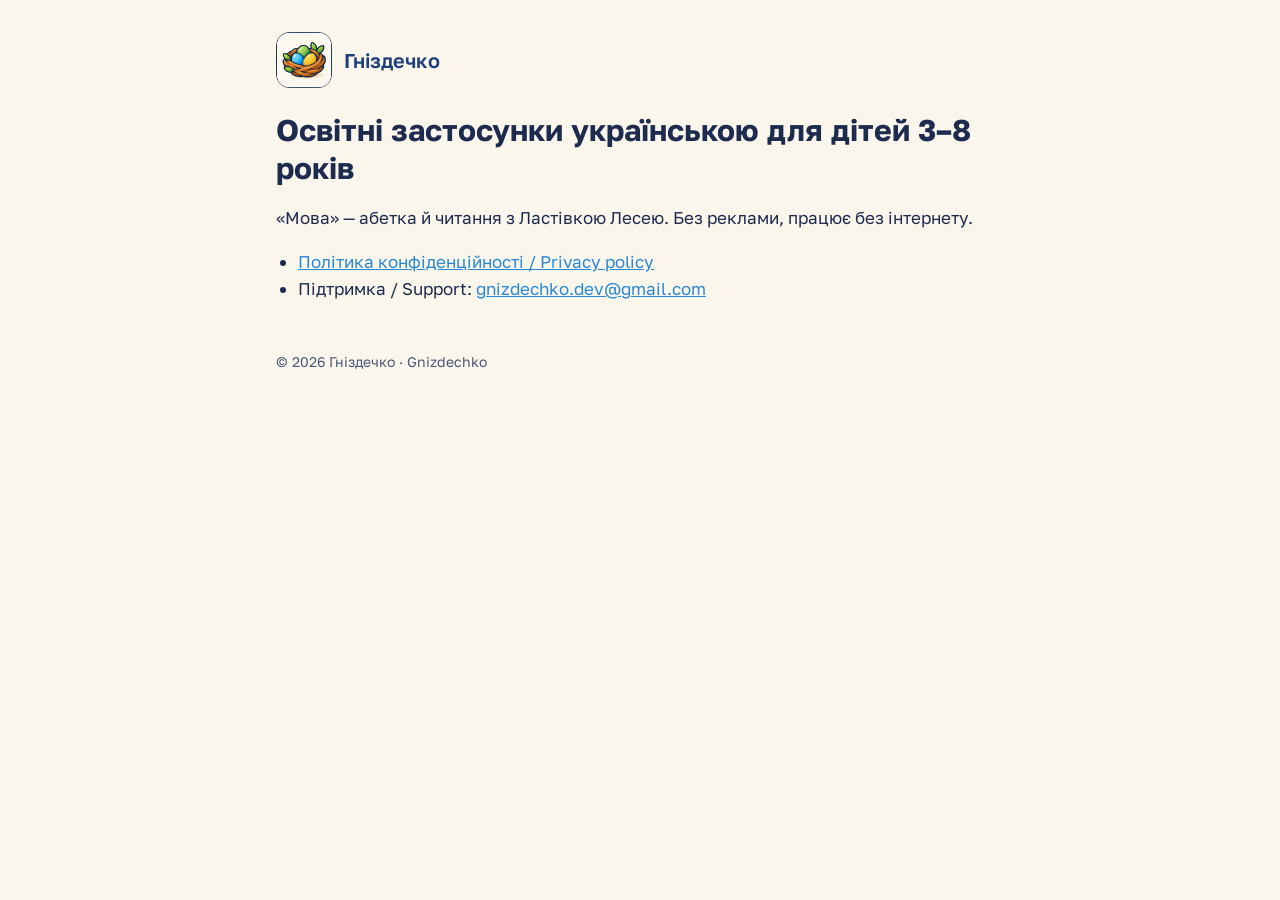
<file: index.html>
<!doctype html>
<html lang="uk">
<head>
<meta charset="utf-8">
<meta name="viewport" content="width=device-width, initial-scale=1">
<title>Гніздечко</title>
<meta name="description" content="Гніздечко — освітні застосунки українською для дітей 3–8 років.">
<link rel="icon" href="icon.png">
<link rel="preconnect" href="https://fonts.googleapis.com">
<link rel="preconnect" href="https://fonts.gstatic.com" crossorigin>
<link href="https://fonts.googleapis.com/css2?family=Golos+Text:wght@400;600&display=swap" rel="stylesheet">
<link rel="stylesheet" href="style.css">
</head>
<body>
<main>
  <header>
    <img src="icon.png" alt="">
    <span class="brand">Гніздечко</span>
  </header>
  <h1>Освітні застосунки українською для дітей 3–8 років</h1>
  <p>«Мова» — абетка й читання з Ластівкою Лесею. Без реклами, працює без інтернету.</p>
  <ul>
    <li><a href="privacy/">Політика конфіденційності / Privacy policy</a></li>
    <li>Підтримка / Support: <a href="mailto:gnizdechko.dev@gmail.com">gnizdechko.dev@gmail.com</a></li>
  </ul>
  <footer>© 2026 Гніздечко · Gnizdechko</footer>
</main>
</body>
</html>
</file>
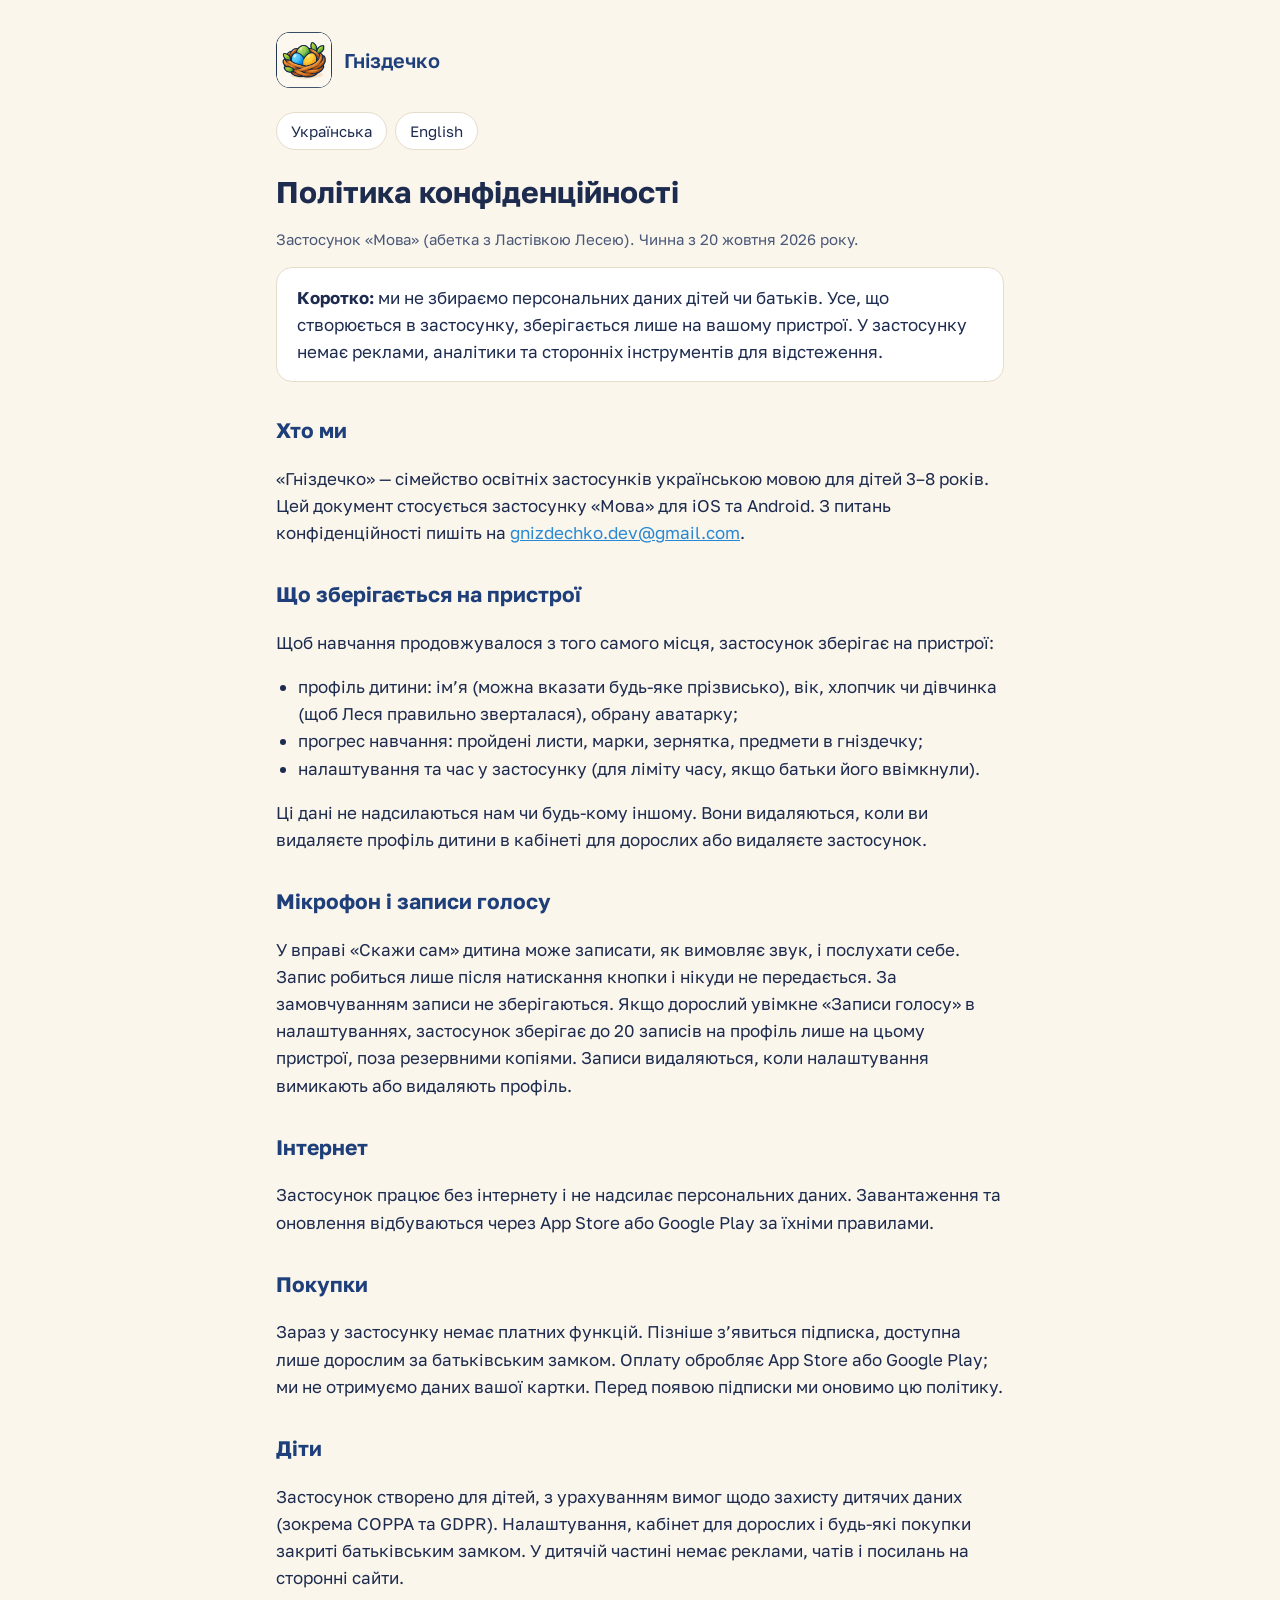
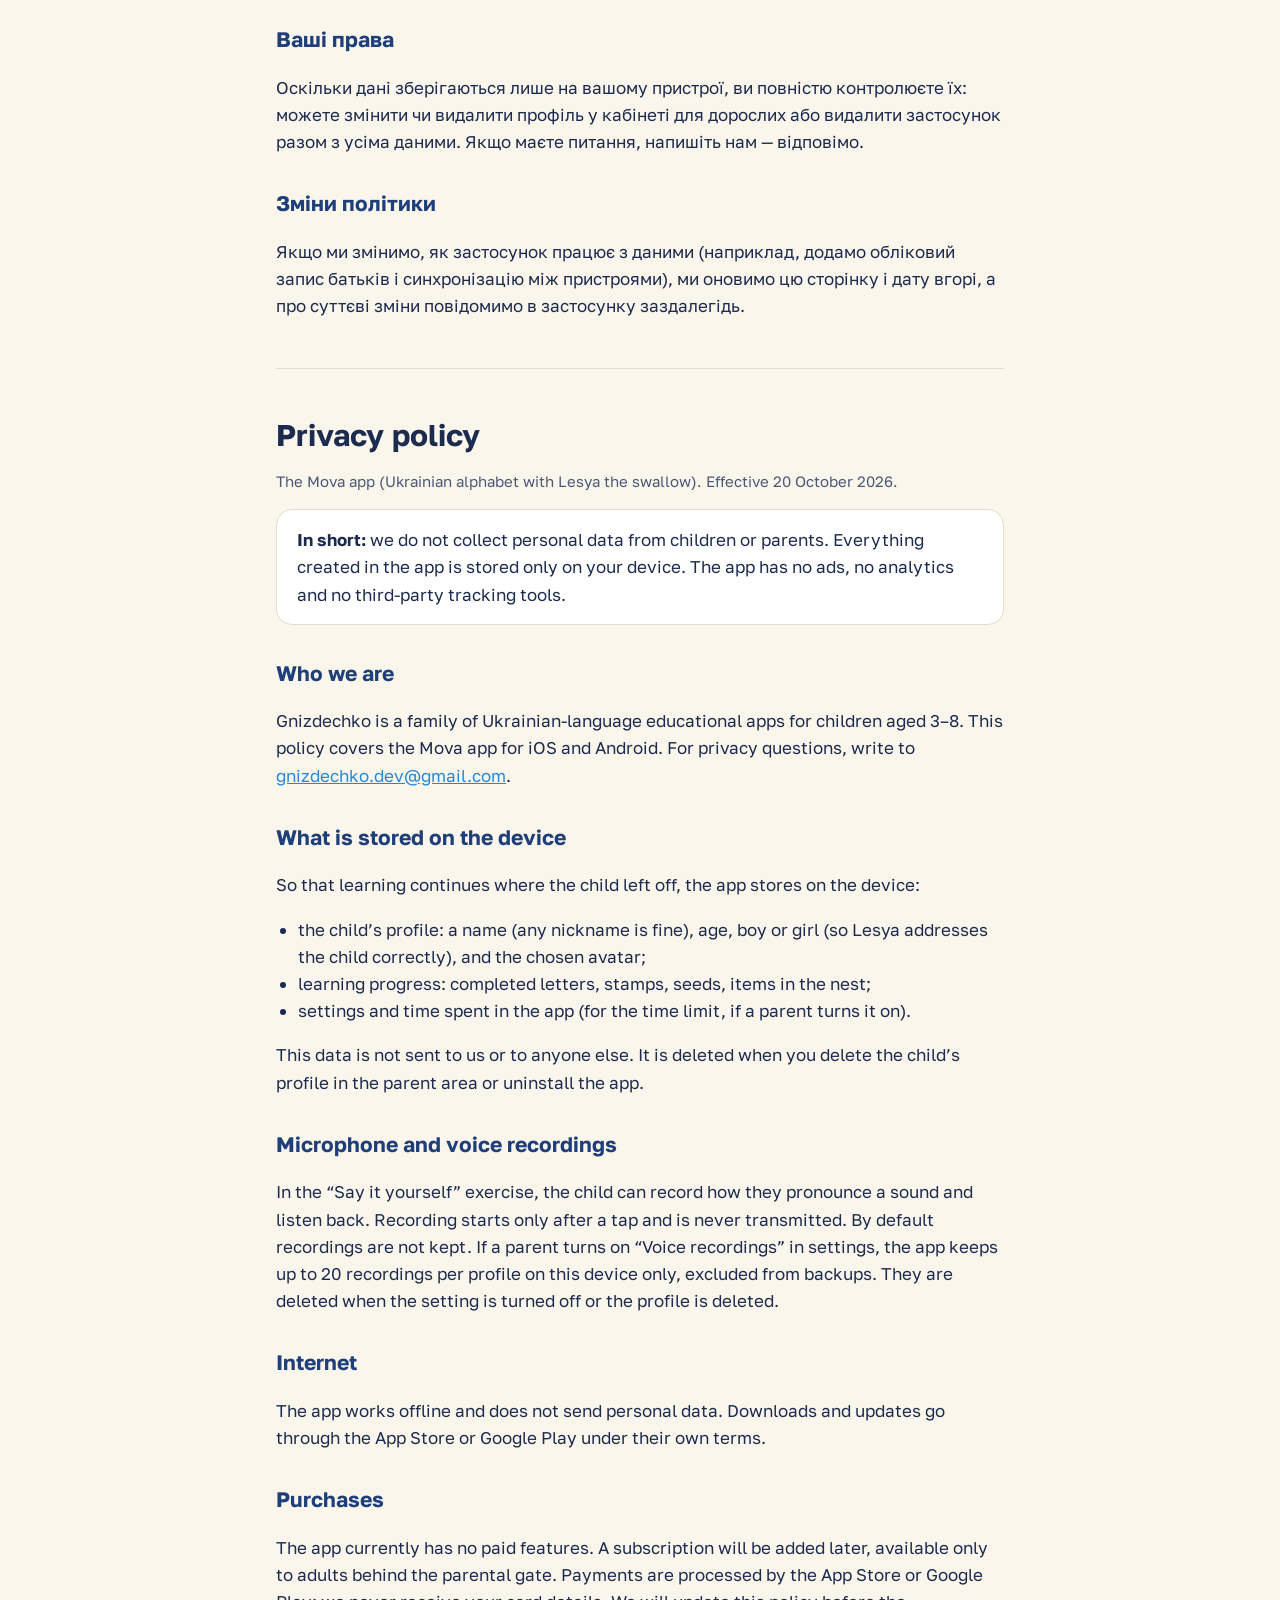
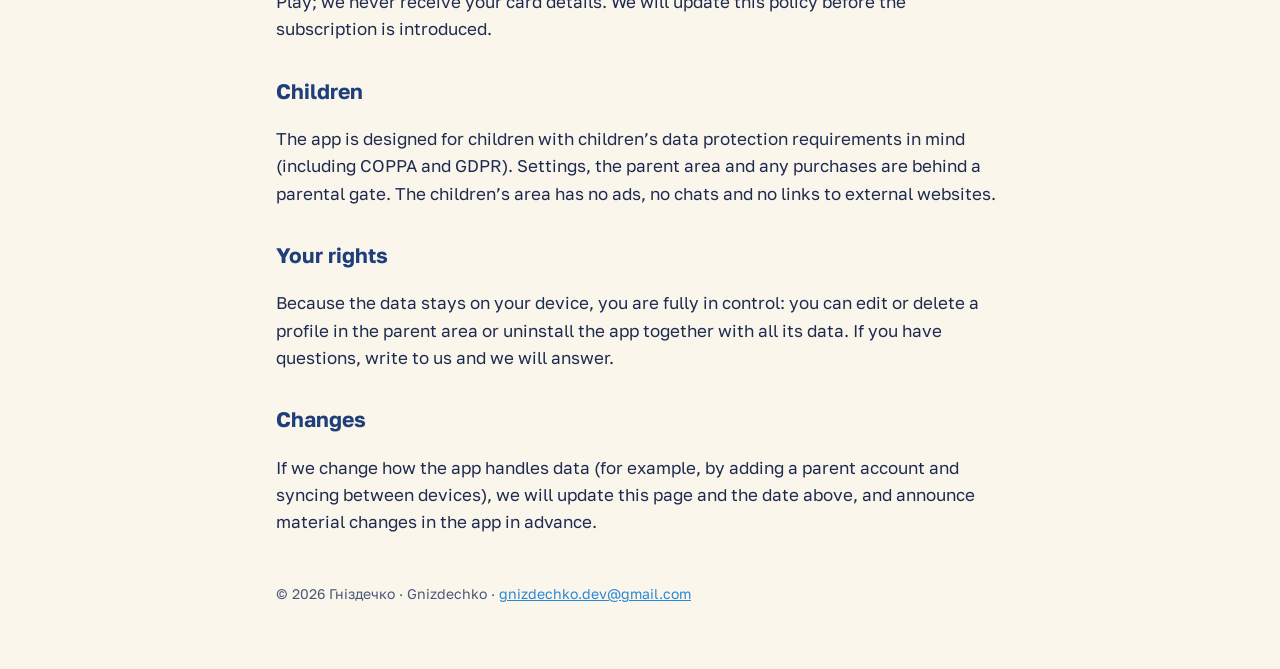
<file: privacy/index.html>
<!doctype html>
<html lang="uk">
<head>
<meta charset="utf-8">
<meta name="viewport" content="width=device-width, initial-scale=1">
<title>Політика конфіденційності — Гніздечко</title>
<meta name="description" content="Політика конфіденційності застосунку «Мова» від Гніздечка. Privacy policy of the Mova app by Gnizdechko.">
<link rel="icon" href="../icon.png">
<link rel="preconnect" href="https://fonts.googleapis.com">
<link rel="preconnect" href="https://fonts.gstatic.com" crossorigin>
<link href="https://fonts.googleapis.com/css2?family=Golos+Text:wght@400;600&display=swap" rel="stylesheet">
<link rel="stylesheet" href="../style.css">
</head>
<body>
<main>
  <header>
    <img src="../icon.png" alt="">
    <span class="brand">Гніздечко</span>
  </header>

  <nav class="lang"><a href="#uk">Українська</a><a href="#en">English</a></nav>

  <section id="uk" lang="uk">
    <h1>Політика конфіденційності</h1>
    <p class="muted">Застосунок «Мова» (абетка з Ластівкою Лесею). Чинна з 20 жовтня 2026 року.</p>

    <div class="card">
      <strong>Коротко:</strong> ми не збираємо персональних даних дітей чи батьків. Усе, що створюється в застосунку, зберігається лише на вашому пристрої. У застосунку немає реклами, аналітики та сторонніх інструментів для відстеження.
    </div>

    <h2>Хто ми</h2>
    <p>«Гніздечко» — сімейство освітніх застосунків українською мовою для дітей 3–8 років. Цей документ стосується застосунку «Мова» для iOS та Android. З питань конфіденційності пишіть на <a href="mailto:gnizdechko.dev@gmail.com">gnizdechko.dev@gmail.com</a>.</p>

    <h2>Що зберігається на пристрої</h2>
    <p>Щоб навчання продовжувалося з того самого місця, застосунок зберігає на пристрої:</p>
    <ul>
      <li>профіль дитини: ім’я (можна вказати будь-яке прізвисько), вік, хлопчик чи дівчинка (щоб Леся правильно зверталася), обрану аватарку;</li>
      <li>прогрес навчання: пройдені листи, марки, зернятка, предмети в гніздечку;</li>
      <li>налаштування та час у застосунку (для ліміту часу, якщо батьки його ввімкнули).</li>
    </ul>
    <p>Ці дані не надсилаються нам чи будь-кому іншому. Вони видаляються, коли ви видаляєте профіль дитини в кабінеті для дорослих або видаляєте застосунок.</p>

    <h2>Мікрофон і записи голосу</h2>
    <p>У вправі «Скажи сам» дитина може записати, як вимовляє звук, і послухати себе. Запис робиться лише після натискання кнопки і нікуди не передається. За замовчуванням записи не зберігаються. Якщо дорослий увімкне «Записи голосу» в налаштуваннях, застосунок зберігає до 20 записів на профіль лише на цьому пристрої, поза резервними копіями. Записи видаляються, коли налаштування вимикають або видаляють профіль.</p>

    <h2>Інтернет</h2>
    <p>Застосунок працює без інтернету і не надсилає персональних даних. Завантаження та оновлення відбуваються через App Store або Google Play за їхніми правилами.</p>

    <h2>Покупки</h2>
    <p>Зараз у застосунку немає платних функцій. Пізніше з’явиться підписка, доступна лише дорослим за батьківським замком. Оплату обробляє App Store або Google Play; ми не отримуємо даних вашої картки. Перед появою підписки ми оновимо цю політику.</p>

    <h2>Діти</h2>
    <p>Застосунок створено для дітей, з урахуванням вимог щодо захисту дитячих даних (зокрема COPPA та GDPR). Налаштування, кабінет для дорослих і будь-які покупки закриті батьківським замком. У дитячій частині немає реклами, чатів і посилань на сторонні сайти.</p>

    <h2>Ваші права</h2>
    <p>Оскільки дані зберігаються лише на вашому пристрої, ви повністю контролюєте їх: можете змінити чи видалити профіль у кабінеті для дорослих або видалити застосунок разом з усіма даними. Якщо маєте питання, напишіть нам — відповімо.</p>

    <h2>Зміни політики</h2>
    <p>Якщо ми змінимо, як застосунок працює з даними (наприклад, додамо обліковий запис батьків і синхронізацію між пристроями), ми оновимо цю сторінку і дату вгорі, а про суттєві зміни повідомимо в застосунку заздалегідь.</p>
  </section>

  <hr>

  <section id="en" lang="en">
    <h1>Privacy policy</h1>
    <p class="muted">The Mova app (Ukrainian alphabet with Lesya the swallow). Effective 20 October 2026.</p>

    <div class="card">
      <strong>In short:</strong> we do not collect personal data from children or parents. Everything created in the app is stored only on your device. The app has no ads, no analytics and no third-party tracking tools.
    </div>

    <h2>Who we are</h2>
    <p>Gnizdechko is a family of Ukrainian-language educational apps for children aged 3–8. This policy covers the Mova app for iOS and Android. For privacy questions, write to <a href="mailto:gnizdechko.dev@gmail.com">gnizdechko.dev@gmail.com</a>.</p>

    <h2>What is stored on the device</h2>
    <p>So that learning continues where the child left off, the app stores on the device:</p>
    <ul>
      <li>the child’s profile: a name (any nickname is fine), age, boy or girl (so Lesya addresses the child correctly), and the chosen avatar;</li>
      <li>learning progress: completed letters, stamps, seeds, items in the nest;</li>
      <li>settings and time spent in the app (for the time limit, if a parent turns it on).</li>
    </ul>
    <p>This data is not sent to us or to anyone else. It is deleted when you delete the child’s profile in the parent area or uninstall the app.</p>

    <h2>Microphone and voice recordings</h2>
    <p>In the “Say it yourself” exercise, the child can record how they pronounce a sound and listen back. Recording starts only after a tap and is never transmitted. By default recordings are not kept. If a parent turns on “Voice recordings” in settings, the app keeps up to 20 recordings per profile on this device only, excluded from backups. They are deleted when the setting is turned off or the profile is deleted.</p>

    <h2>Internet</h2>
    <p>The app works offline and does not send personal data. Downloads and updates go through the App Store or Google Play under their own terms.</p>

    <h2>Purchases</h2>
    <p>The app currently has no paid features. A subscription will be added later, available only to adults behind the parental gate. Payments are processed by the App Store or Google Play; we never receive your card details. We will update this policy before the subscription is introduced.</p>

    <h2>Children</h2>
    <p>The app is designed for children with children’s data protection requirements in mind (including COPPA and GDPR). Settings, the parent area and any purchases are behind a parental gate. The children’s area has no ads, no chats and no links to external websites.</p>

    <h2>Your rights</h2>
    <p>Because the data stays on your device, you are fully in control: you can edit or delete a profile in the parent area or uninstall the app together with all its data. If you have questions, write to us and we will answer.</p>

    <h2>Changes</h2>
    <p>If we change how the app handles data (for example, by adding a parent account and syncing between devices), we will update this page and the date above, and announce material changes in the app in advance.</p>
  </section>

  <footer>© 2026 Гніздечко · Gnizdechko · <a href="mailto:gnizdechko.dev@gmail.com">gnizdechko.dev@gmail.com</a></footer>
</main>
</body>
</html>
</file>
<file: style.css>
:root {
  --bg: #fbf6ec;
  --card: #ffffff;
  --text: #1d2b4f;
  --muted: #4a5878;
  --accent: #2988d3;
  --navy: #1e3f7a;
  --line: #e6dccb;
}
@media (prefers-color-scheme: dark) {
  :root {
    --bg: #141c2e;
    --card: #1b2540;
    --text: #eef2fa;
    --muted: #b8c2d8;
    --accent: #6fb6ee;
    --navy: #a9c4f0;
    --line: #2c3a5c;
  }
}
* { box-sizing: border-box; }
html { -webkit-text-size-adjust: 100%; }
body {
  margin: 0;
  background: var(--bg);
  color: var(--text);
  font: 17px/1.6 'Golos Text', system-ui, -apple-system, 'Segoe UI', sans-serif;
}
main { max-width: 760px; margin: 0 auto; padding: 32px 16px 64px; }
header { display: flex; align-items: center; gap: 12px; margin-bottom: 24px; }
header img { width: 56px; height: 56px; border-radius: 14px; }
header .brand { font-weight: 600; font-size: 20px; color: var(--navy); }
h1 { font-size: 30px; line-height: 1.25; margin: 0 0 8px; }
h2 { font-size: 21px; margin: 32px 0 8px; color: var(--navy); }
p, li { color: var(--text); }
.muted { color: var(--muted); font-size: 15px; }
.card { background: var(--card); border: 1px solid var(--line); border-radius: 16px; padding: 16px 20px; margin: 16px 0; }
.lang { display: flex; gap: 8px; margin: 0 0 24px; }
.lang a {
  display: inline-block; padding: 6px 14px; border-radius: 999px; border: 1px solid var(--line);
  color: var(--text); text-decoration: none; font-size: 15px; background: var(--card);
}
a { color: var(--accent); }
ul { padding-left: 22px; }
hr { border: 0; border-top: 1px solid var(--line); margin: 48px 0; }
footer { margin-top: 48px; font-size: 14px; color: var(--muted); }
</file>
